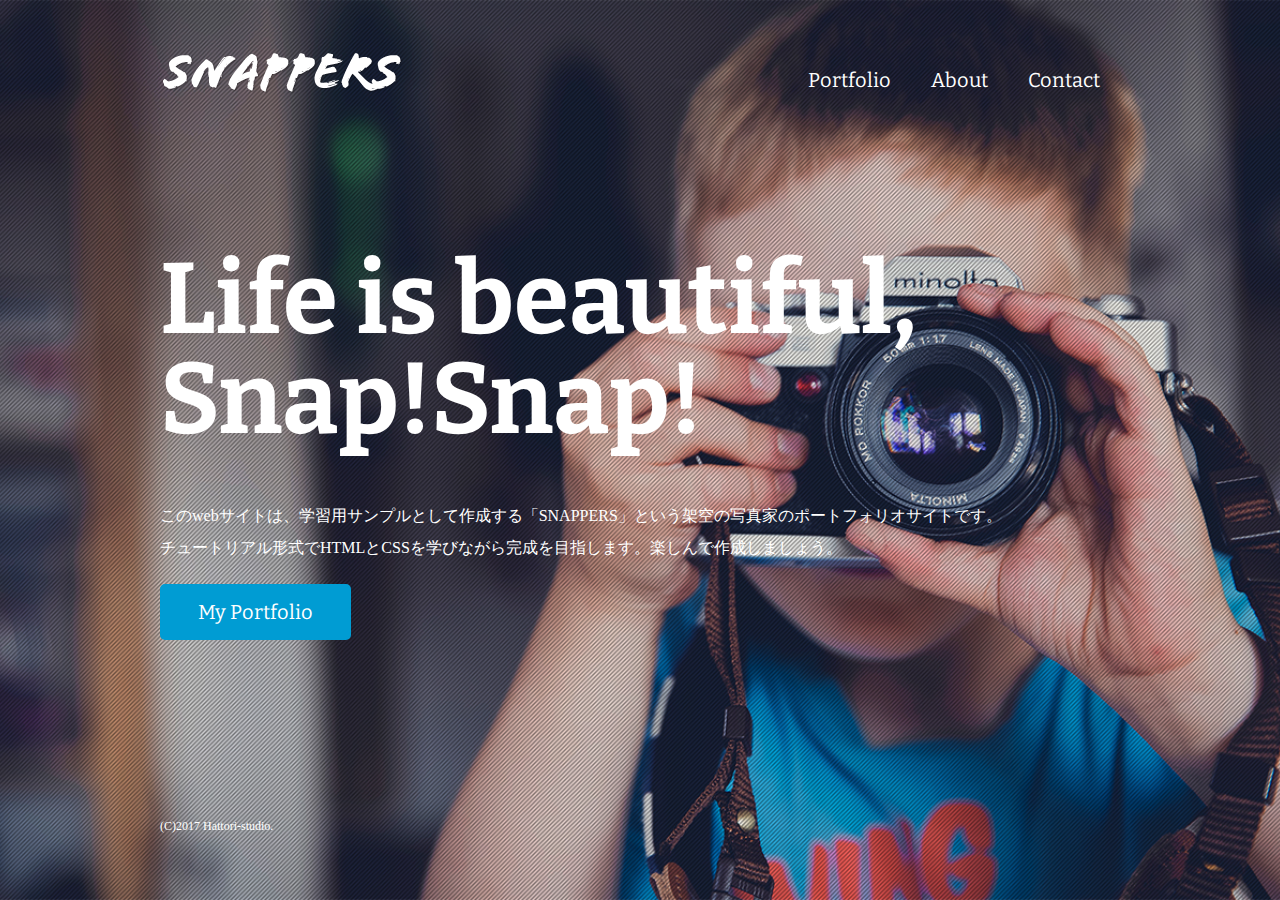
<file: index.html>
<!DOCTYPE html>
<html>
  <head>
    <meta charset="utf-8">
    <title>風景写真家「SNAPPERS」offical website</title>
    <link href="https://fonts.googleapis.com/css?family=Bitter:400,700&display=swap" rel="stylesheet">
    <link href="images/favicon.ico" rel="shortcut icon">
    <link href="css/style.css" rel="stylesheet" type="text/css">
  </head>
  <body id="index">

  	<!--headerはじまり-->
    <header>
      <div class="logo">
        <a href="index.html"><img src="images/logo.png" alt="SNAPPERS"></a>
      </div>
      <nav>
        <ul class="global-nav">
          <li><a href="portfolio.html">Portfolio</a></li>
          <li><a href="abaut.html">About</a></li>
          <li><a href="contact.html">Contact</a></li>
        </ul>
      </nav>
    </header>
    <!--header終わり-->

    <!--wrap始まり-->
    <div id="wrap">
      <div class="content">
          <h1>Life is beautiful, Snap!Snap!</h1>
          <p>このwebサイトは、学習用サンプルとして作成する「SNAPPERS」という架空の写真家のポートフォリオサイトです。<br>チュートリアル形式でHTMLとCSSを学びながら完成を目指します。楽しんで作成しましょう。</p>
          <p class="btn"><a href="portfolio.html">My Portfolio</a></p>
      </div>
    </div>
    <!--wrap終わり-->

    <!--footer始まり-->
    <footer>
      <small>(C)2017 Hattori-studio.</small>
    </footer>
    <!--footer終わり-->

  </body>
</html>
</file>
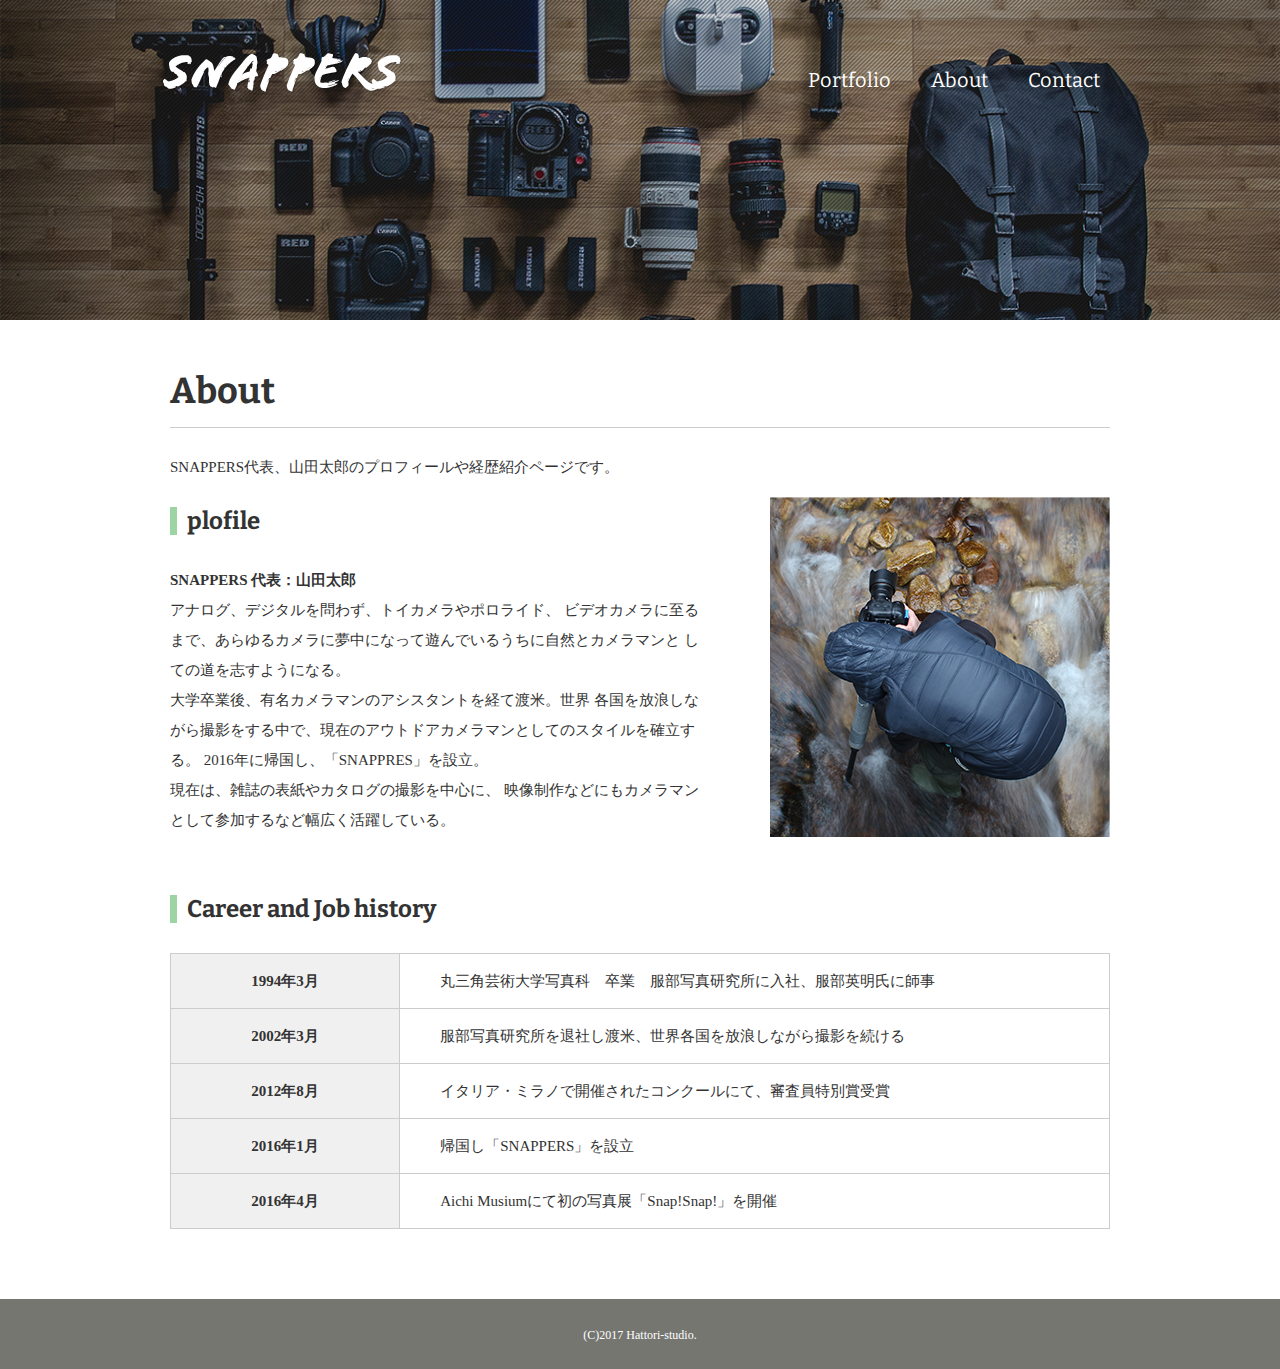
<file: about.html>
<!DOCTYPE html>
<html>
  <head>
    <meta charset="utf-8">
    <title>about | 風景写真家「SNAPPARS」</title>
    <link href="https://fonts.googleapis.com/css?family=Bitter:400,700&display=swap" rel="stylesheet">
    <link href="css/style.css" rel="stylesheet" type="text/css">
  </head>
  <body id="about">

  	<!--headerはじまり-->
    <header>
      <div class="logo">
        <a href="index.html"><img src="images/logo.png" alt="SNAPPERS"></a>
      </div>
      <nav>
        <ul class="global-nav">
          <li><a href="portfolio.html">Portfolio</a></li>
          <li><a href="abaut.html">About</a></li>
          <li><a href="contact.html">Contact</a></li>
        </ul>
      </nav>
    </header>
    <!--header終わり-->

    <!--wrap始まり-->
    <div id="wrap">
      <div class="content">
        <div class="main-center">
          <h1>About</h1>
          <p>SNAPPERS代表、山田太郎のプロフィールや経歴紹介ページです。</p>
          <section class="plofile clearfix">
            <div class="profile-txt">
              <h2 class="icon">plofile</h2>
              <p><span>SNAPPERS 代表：山田太郎</span><br>アナログ、デジタルを問わず、トイカメラやポロライド、
              ビデオカメラに至るまで、あらゆるカメラに夢中になって遊んでいるうちに自然とカメラマンと
              しての道を志すようになる。<br>大学卒業後、有名カメラマンのアシスタントを経て渡米。世界
              各国を放浪しながら撮影をする中で、現在のアウトドアカメラマンとしてのスタイルを確立する。
              2016年に帰国し、「SNAPPRES」を設立。<br>現在は、雑誌の表紙やカタログの撮影を中心に、
              映像制作などにもカメラマンとして参加するなど幅広く活躍している。</p>
            </div>
            <img src="images/about-profile.png" alt="profile-image" 
            class="profile-image">
          </section>
          <section class="career">
            <h2 class="icon">Career and Job history</h2>
            <table>
              <tr>
                <th>1994年3月</th>
                <td>丸三角芸術大学写真科　卒業　服部写真研究所に入社、服部英明氏に師事</td>
              </tr>
              <tr>
                <th>2002年3月</th>
                <td>服部写真研究所を退社し渡米、世界各国を放浪しながら撮影を続ける</td>
              </tr>
              <tr>
                <th>2012年8月</th>
                <td>イタリア・ミラノで開催されたコンクールにて、審査員特別賞受賞</td>
              </tr>
              <tr>
                <th>2016年1月</th>
                <td>帰国し「SNAPPERS」を設立</td>
              </tr>
              <tr>
                <th>2016年4月</th>
                <td>Aichi Musiumにて初の写真展「Snap!Snap!」を開催</td>
              </tr>
            </table>
          </section>
        </div>

      </div>
    </div>
    <!--wrap終わり-->

    <!--footer始まり-->
    <footer>
      <small>(C)2017 Hattori-studio.</small>
    </footer>
    <!--footer終わり-->

  </body>
</html>
</file>
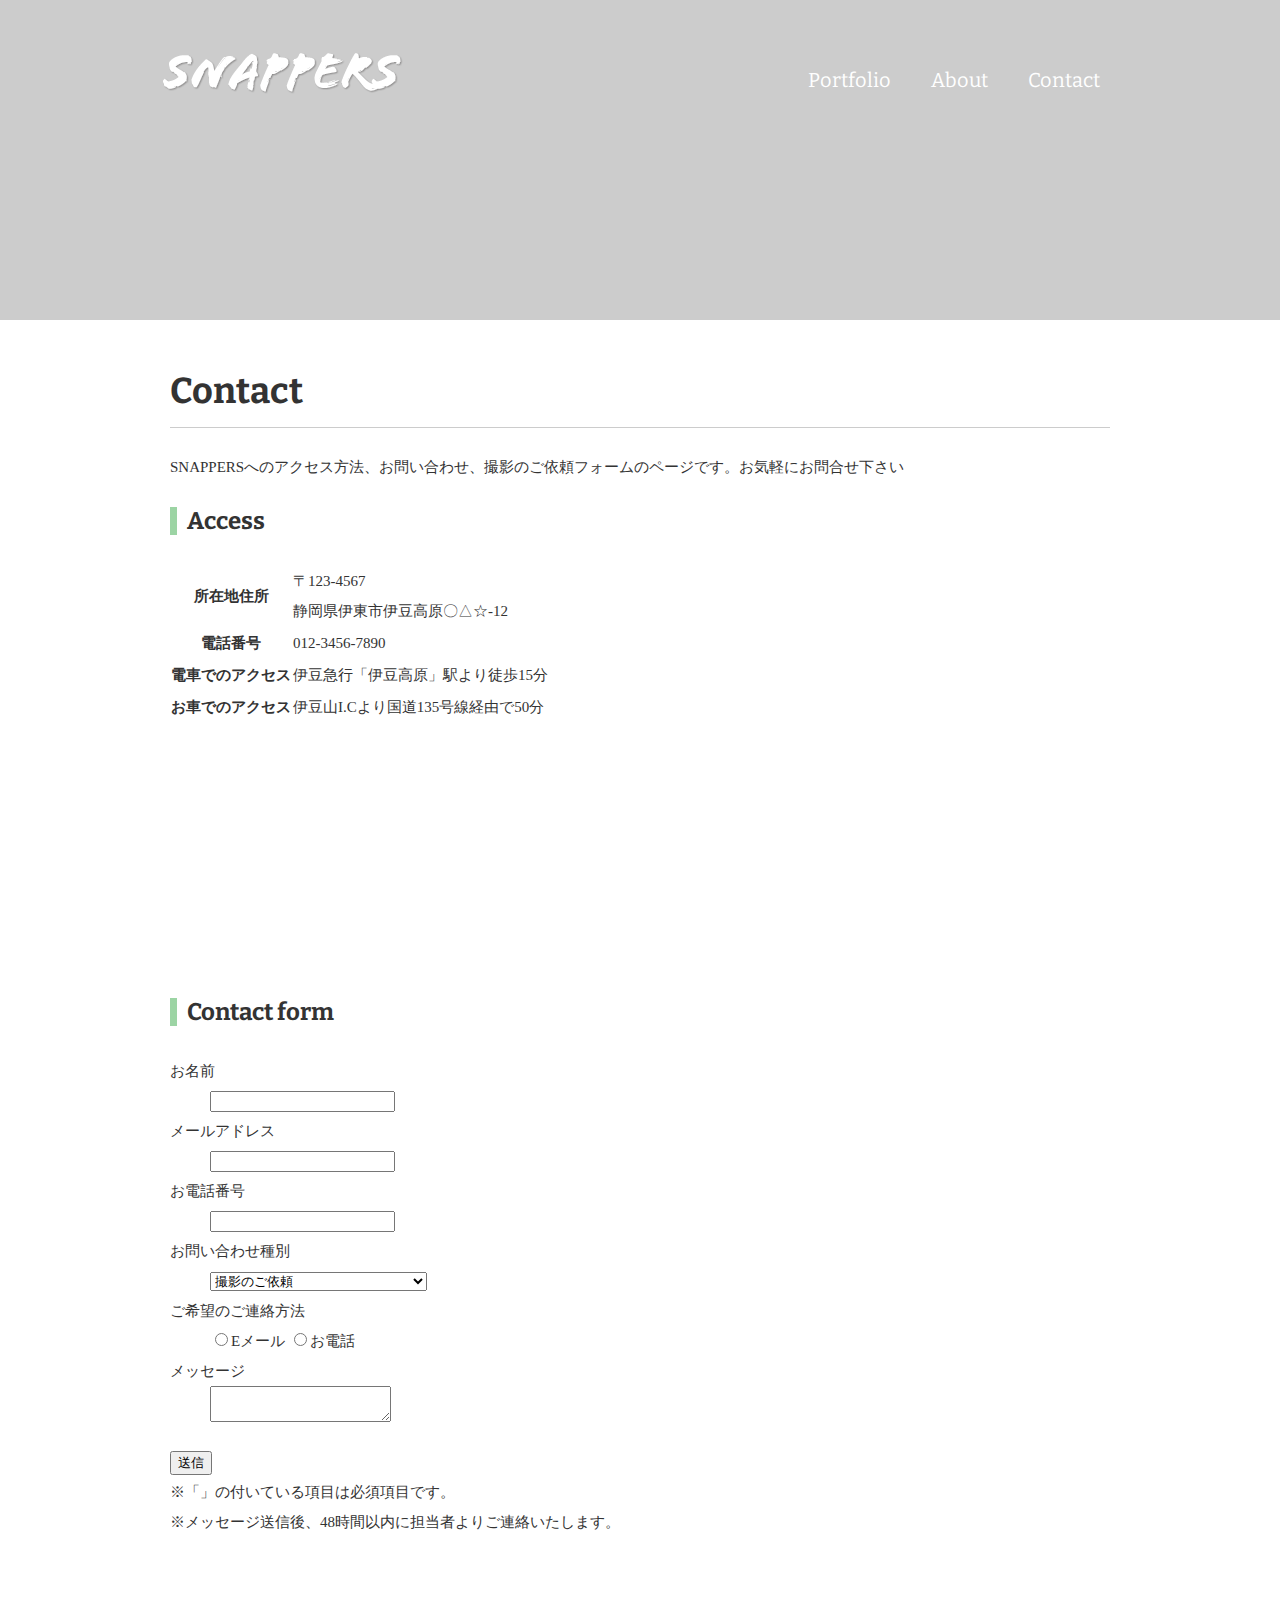
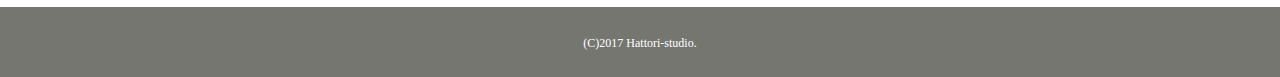
<file: contact.html>
<!DOCTYPE html>
<html>
  <head>
    <meta charset="utf-8">
    <title>Contact｜風景写真家「SNAPPERS」</title>
    <link href="https://fonts.googleapis.com/css?family=Bitter:400,700&display=swap" rel="stylesheet">
    <link href="css/style.css" rel="stylesheet" type="text/css">
  </head>
  <body id="contact">

  	<!--headerはじまり-->
    <header>
      <div class="logo">
        <a href="index.html"><img src="images/logo.png" alt="SNAPPERS"></a>
      </div>
      <nav>
        <ul class="global-nav">
          <li><a href="portfolio.html">Portfolio</a></li>
          <li><a href="abaut.html">About</a></li>
          <li><a href="contact.html">Contact</a></li>
        </ul>
      </nav>
    </header>
    <!--header終わり-->

    <!--wrap始まり-->
    <div id="wrap">
      <div class="content">
        <div class="main-center">
          <h1>Contact</h1>
          <p>SNAPPERSへのアクセス方法、お問い合わせ、撮影のご依頼フォームのページです。お気軽にお問合せ下さい</p>
          <section class="access clearfix">
            <h2 class="icon">Access</h2>
            <table>
              <tr>
                <th>所在地住所</th>
                <td>〒123-4567<br>静岡県伊東市伊豆高原〇△☆-12</td>
              </tr>
              <tr>
                <th>電話番号</th>
                <td>012-3456-7890</td>
              </tr>
              <tr>
                <th>電車でのアクセス</th>
                <td>伊豆急行「伊豆高原」駅より徒歩15分</td>
              </tr>
              <tr>
                <th>お車でのアクセス</th>
                <td>伊豆山I.Cより国道135号線経由で50分</td>
              </tr>
            </table>
            <iframe src="https://www.google.com/maps/embed?pb=!1m18!1m12!1m3!1d3273.142676864366!2d139.10615625104228!3d34.87776338029309!2m3!1f0!2f0!3f0!3m2!1i1024!2i768!4f13.1!3m3!1m2!1s0x6019dcd319ce2d9f%3A0xbc111be9ad0e0569!2z5LyK6LGG6auY5Y6f!5e0!3m2!1sja!2sjp!4v1568015747738!5m2!1sja!2sjp" width="460" height="220" frameborder="0" style="border:0;" allowfullscreen=""></iframe>
          </section>
          <section>
            <h2 class="icon">Contact form</h2>
            <div class="form">
              <form>
                <dl>
                  <dt><span class="required">お名前</span></dt>
                  <dd><input type="text" name="name" class="name" required></dd>
                  <dt><span class="required">メールアドレス</span></dt>
                  <dd><input type="email" name="email" class="email" required></dd>
                  <dt>お電話番号</dt>
                  <dd><input type="tel" name="tel" class="tel"></dd>
                  <dt>お問い合わせ種別</dt>
                  <dd>
                    <select name="type" class="type">
                      <option value="撮影のご依頼">撮影のご依頼</option>
                      <option value="講演・各種メディア出演のご依頼">講演・各種メディア出演のご依頼</option>
                      <option value="その他お問い合わせ">その他お問い合わせ</option>
                    </select>
                  </dd>
                  <dt>ご希望のご連絡方法</dt>
                  <dd>
                    <input type="radio" name="contact" value="Eメール">Eメール
                    <input type="radio" name="contact" value="お電話">お電話
                  </dd>
                  <dt>メッセージ</dt>
                  <dd><textarea name="massage" class="massege"></textarea></dd>
                </dl>
                <button type="submit" class="btn">送信</button>
              </form>
              <div class="attention">
                <p>※「<span class="required"></span>」の付いている項目は必須項目です。<br>※メッセージ送信後、48時間以内に担当者よりご連絡いたします。</p>
              </div>
            </div>
          </section>
        </div>
      </div>
    </div>
    <!--wrap終わり-->

    <!--footer始まり-->
    <footer>
      <small>(C)2017 Hattori-studio.</small>
    </footer>
    <!--footer終わり-->

  </body>
</html>
</file>
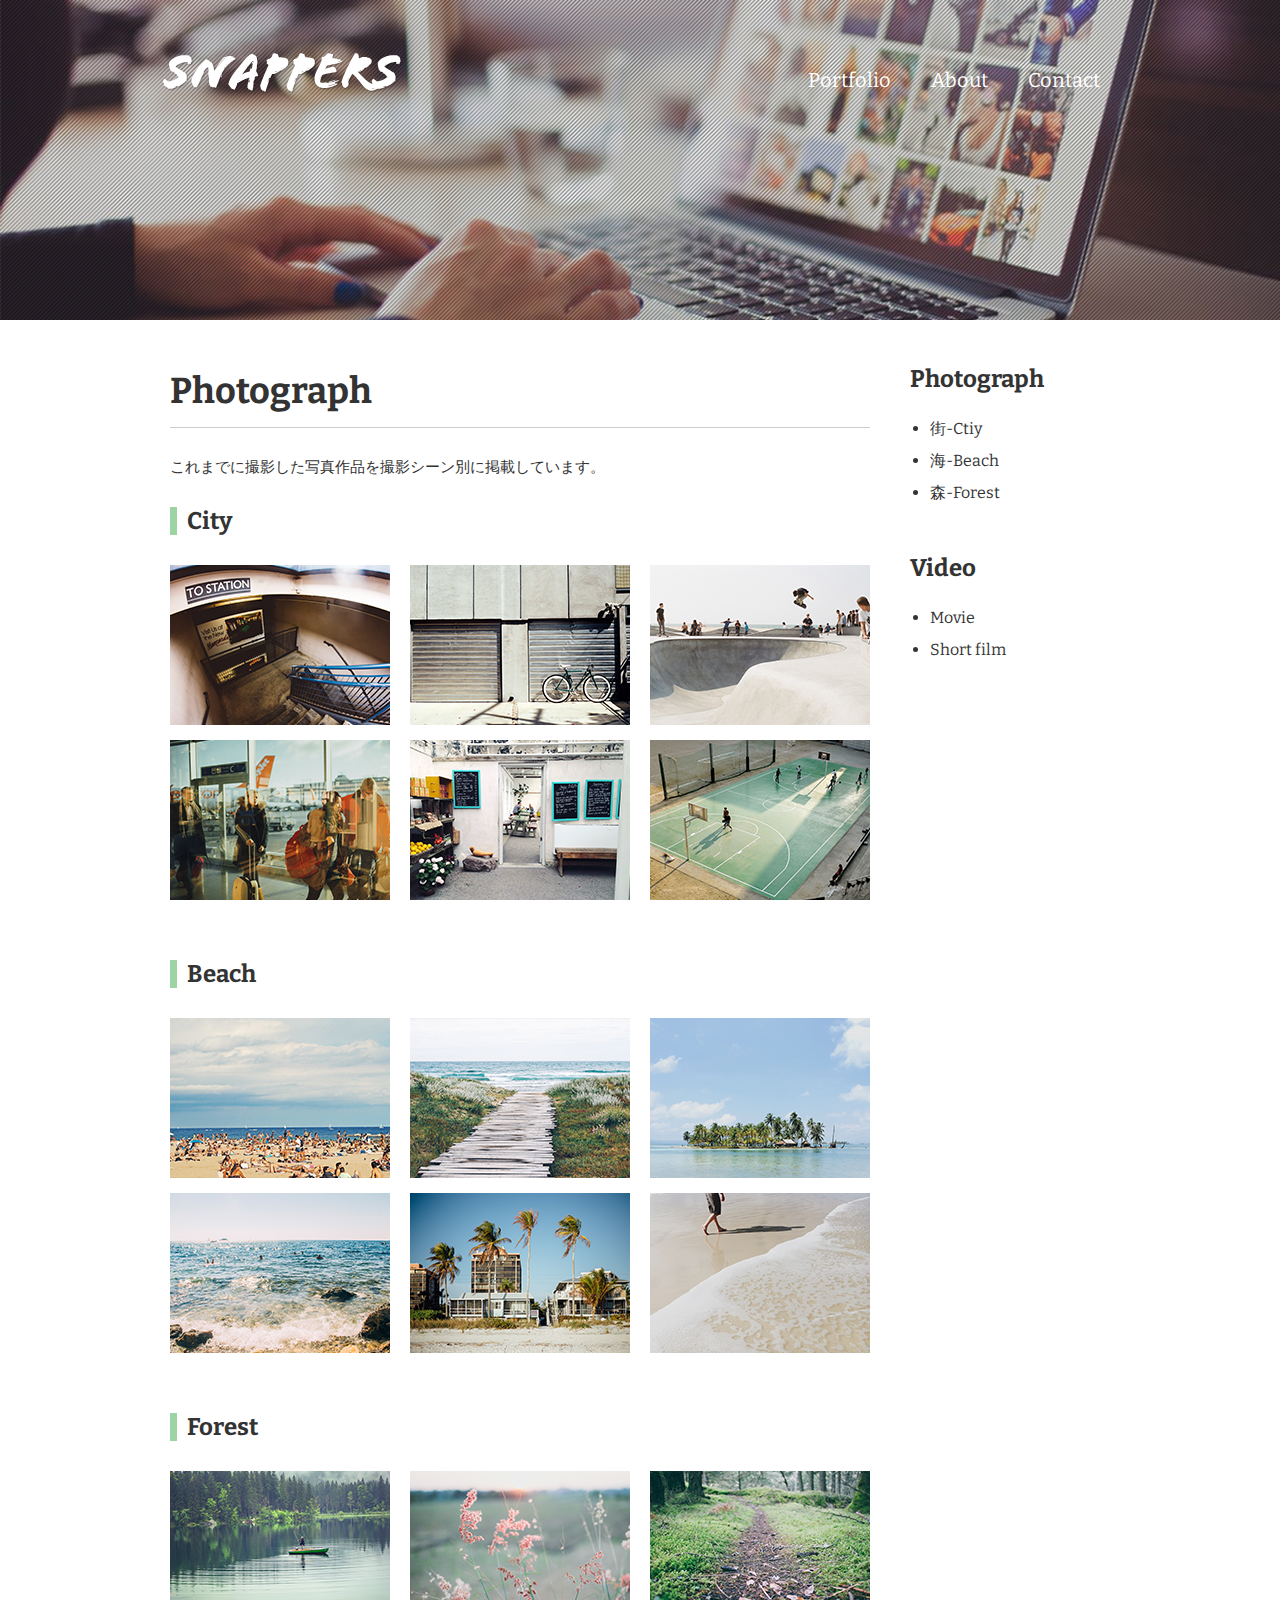
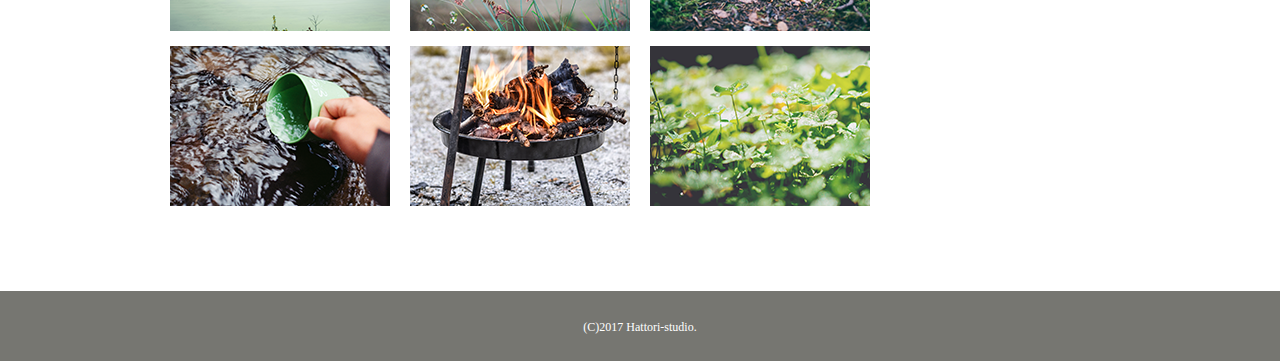
<file: photograph.html>
<!DOCTYPE html>
<html>
  <head>
    <meta charset="utf-8">
    <title>photograph | 風景写真家「SNAPPARS」</title>
    <link href="https://fonts.googleapis.com/css?family=Bitter:400,700&display=swap" rel="stylesheet">
    <link href="css/style.css" rel="stylesheet" type="text/css">
  </head>
  <body id="photograph">

  	<!--headerはじまり-->
    <header>
      <div class="logo">
        <a href="index.html"><img src="images/logo.png" alt="SNAPPERS"></a>
      </div>
      <nav>
        <ul class="global-nav">
          <li><a href="portfolio.html">Portfolio</a></li>
          <li><a href="abaut.html">About</a></li>
          <li><a href="contact.html">Contact</a></li>
        </ul>
      </nav>
    </header>
    <!--header終わり-->

    <!--wrap始まり-->
    <div id="wrap" class="clearfix">
      <div class="content">
        <div class="main">
            <h1>Photograph</h1>
            <p>これまでに撮影した写真作品を撮影シーン別に掲載しています。</p>
            <section id="city" class="clearfix">
              <h2 class="icon">City</h2>
              <ul class="photograph-list">
                <li><img src="images/photograph-city-01.png" alt="駅への階段"></li>
                <li><img src="images/photograph-city-02.png" alt="自転車とシャッター"></li>
                <li><img src="images/photograph-city-03.png" alt="スケートパーク"></li>
                <li><img src="images/photograph-city-04.png" alt="エアポート"></li>
                <li><img src="images/photograph-city-05.png" alt="雑貨を扱う店舗"></li>
                <li><img src="images/photograph-city-06.png" alt="ストリートバスケ"></li>
              </ul>
            </section>
            <section id="beach" class="clearfix">
              <h2 class="icon">Beach</h2>
              <ul class="photograph-list">
                <li><img src="images/photograph-beach-01.png" alt="海水浴場"></li>
                <li><img src="images/photograph-beach-02.png" alt="ビーチへ続く道"></li>
                <li><img src="images/photograph-beach-03.png" alt="離れ小島"></li>
                <li><img src="images/photograph-beach-04.png" alt="岩場と波"></li>
                <li><img src="images/photograph-beach-05.png" alt="ヤシの木"></li>
                <li><img src="images/photograph-beach-06.png" alt="波打ち際"></li>
              </ul>
            </section>
            <section id="forest" class="clearfix">
              <h2 class="icon">Forest</h2>
              <ul class="photograph-list">
                <li><img src="images/photograph-forest-01.png" alt="池と小舟"></li>
                <li><img src="images/photograph-forest-02.png" alt="可憐な花"></li>
                <li><img src="images/photograph-forest-03.png" alt="森の小径"></li>
                <li><img src="images/photograph-forest-04.png" alt="清流をカップで掬う"></li>
                <li><img src="images/photograph-forest-05.png" alt="焚き火台"></li>
                <li><img src="images/photograph-forest-06.png" alt="新芽と若葉"></li>
              </ul>
            </section>
        </div>
        <div class="sidebar">
            <section>
                <h2>Photograph</h2>
                <ul>
                  <li><a href="photograph.html#city">街-Ctiy</a></li>
                  <li><a href="photograph.html#beach">海-Beach</a></li>
                  <li><a href="photograph.html#forest">森-Forest</a></li>
                </ul>
              </section>
              <section>
                <h2>Video</h2>
                <ul>
                    <li><a href="video.html#movie">Movie</a></li>
                  <li><a href="video.html#short-film">Short film</a></li>
                </ul>
              </section>
        </div>

      </div>
    </div>
    <!--wrap終わり-->

    <!--footer始まり-->
    <footer>
      <small>(C)2017 Hattori-studio.</small>
    </footer>
    <!--footer終わり-->

  </body>
</html>
</file>
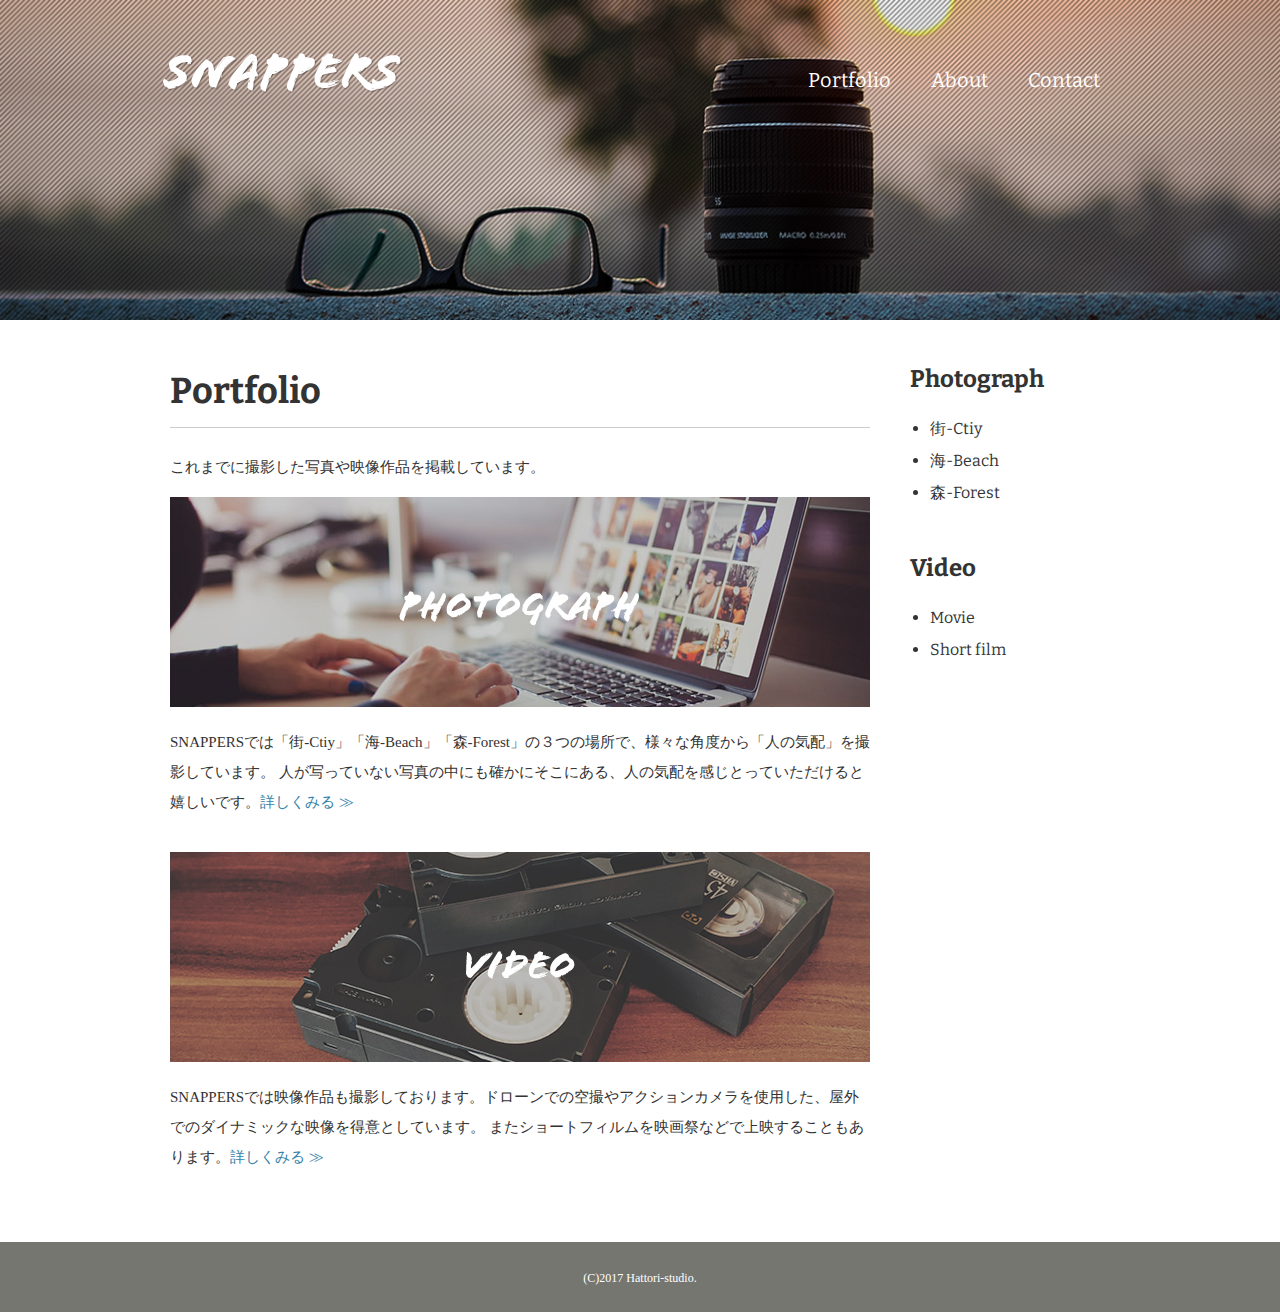
<file: portfolio.html>
<!DOCTYPE html>
<html>
  <head>
    <meta charset="utf-8">
    <title>portfolio | 風景写真家「SNAPPARS」</title>
    <link href="https://fonts.googleapis.com/css?family=Bitter:400,700&display=swap" rel="stylesheet">
    <link href="css/style.css" rel="stylesheet" type="text/css">
  </head>
  <body id="portfolio">

  	<!--headerはじまり-->
    <header>
      <div class="logo">
        <a href="index.html"><img src="images/logo.png" alt="SNAPPERS"></a>
      </div>
      <nav>
        <ul class="global-nav">
          <li><a href="portfolio.html">Portfolio</a></li>
          <li><a href="abaut.html">About</a></li>
          <li><a href="contact.html">Contact</a></li>
        </ul>
      </nav>
    </header>
    <!--header終わり-->

    <!--wrap始まり-->
    <div id="wrap" class="clearfix">
      <div class="content">
        <div class="main">
            <h1>Portfolio</h1>
            <p>これまでに撮影した写真や映像作品を掲載しています。</p>
            <section>
              <h2><a href="photograph.html"><img src="images/portfolio-photo.jpg" alt="VIDEO"></a></h2>
              <p>SNAPPERSでは「街-Ctiy」「海-Beach」「森-Forest」の３つの場所で、様々な角度から「人の気配」を撮影しています。
                人が写っていない写真の中にも確かにそこにある、人の気配を感じとっていただけると嬉しいです。<a href="photograph.html">詳しくみる ≫</a>
              </p>
            </section>
            <section>
              <h2><a href="video.html"><img src="images/portfolio-video.jpg" alt="PHOTOGRAPH"></a></h2>
              <p>SNAPPERSでは映像作品も撮影しております。ドローンでの空撮やアクションカメラを使用した、屋外でのダイナミックな映像を得意としています。
                またショートフィルムを映画祭などで上映することもあります。<a href="photograph.html">詳しくみる ≫</a>
              </p>
            </section>
        </div>
        <div class="sidebar">
          <section>
            <h2>Photograph</h2>
            <ul>
              <li><a href="photograph.html#city">街-Ctiy</a></li>
              <li><a href="photograph.html#beach">海-Beach</a></li>
              <li><a href="photograph.html#forest">森-Forest</a></li>
            </ul>
          </section>
          <section>
            <h2>Video</h2>
            <ul>
                <li><a href="video.html#movie">Movie</a></li>
              <li><a href="video.html#short-film">Short film</a></li>
            </ul>
          </section>
        </div>
      </div>
    </div>
    <!--wrap終わり-->

    <!--footer始まり-->
    <footer>
      <small>(C)2017 Hattori-studio.</small>
    </footer>
    <!--footer終わり-->

  </body>
</html>
</file>
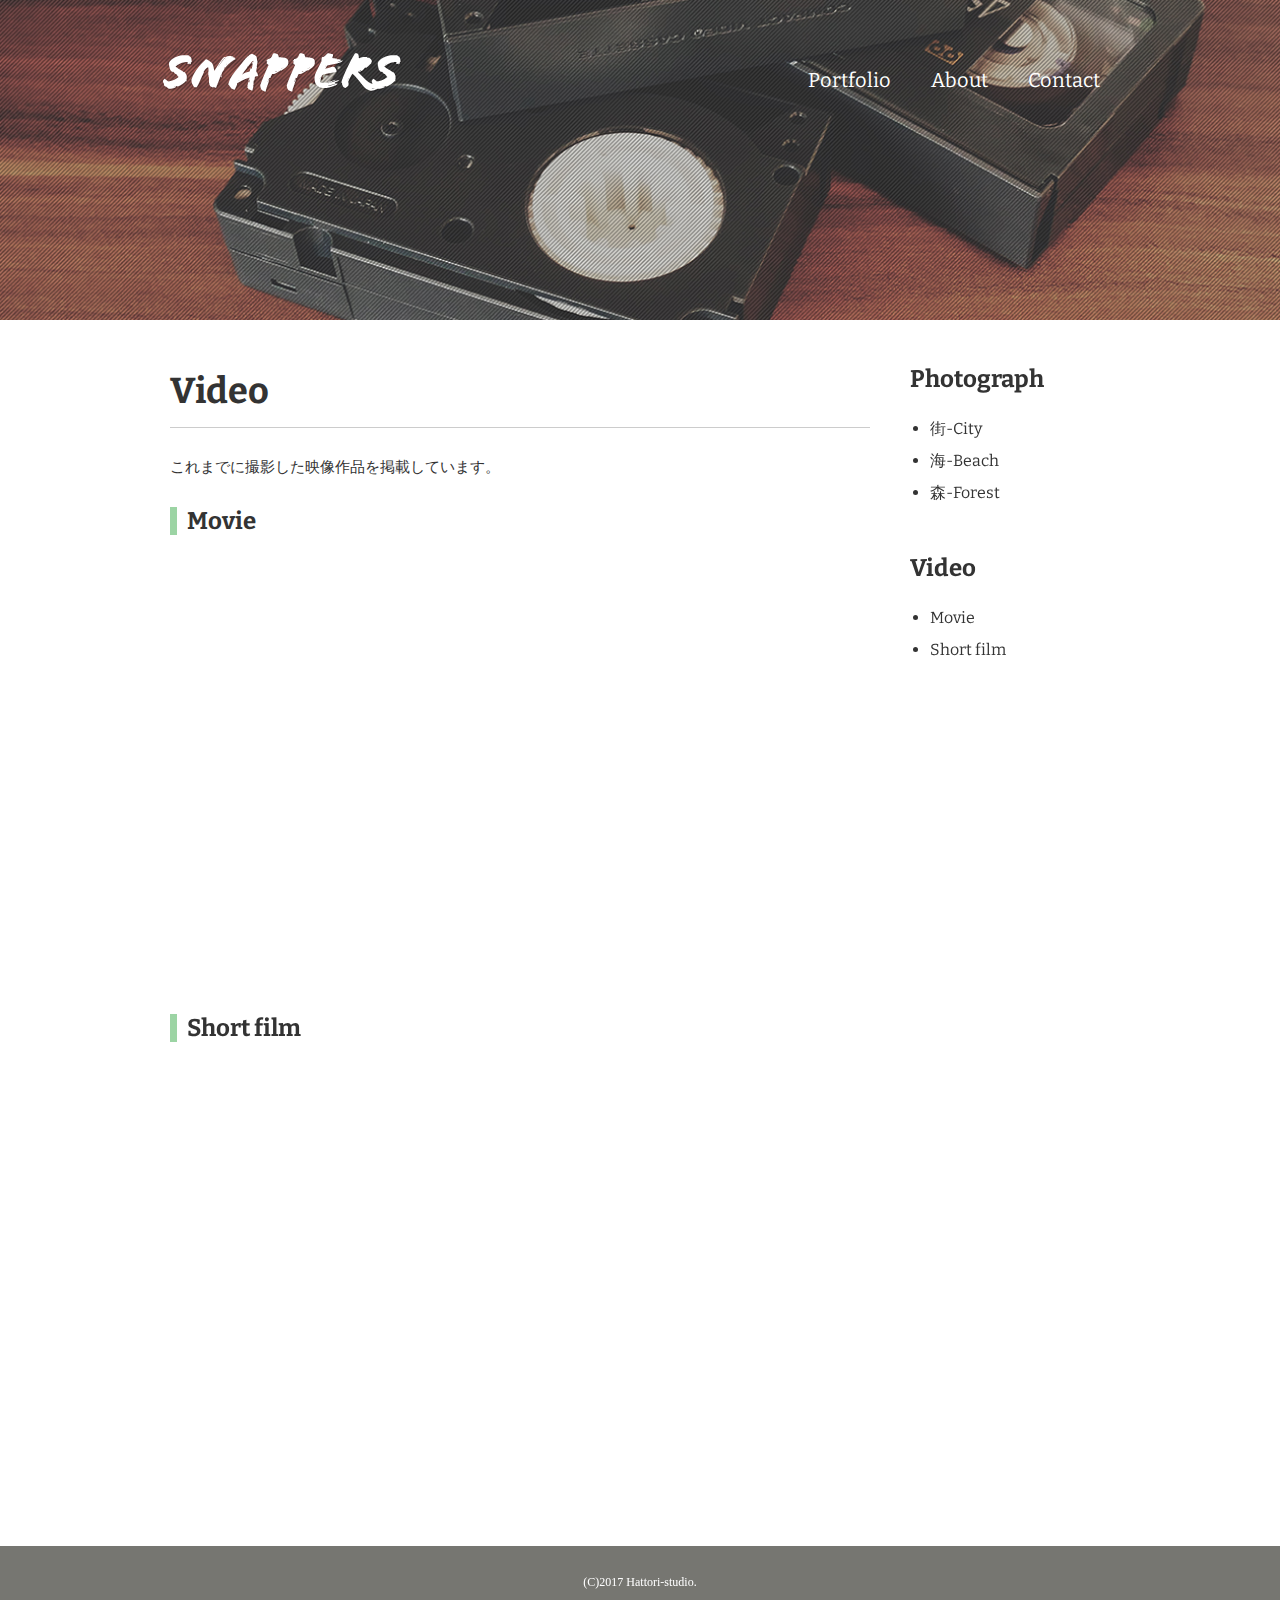
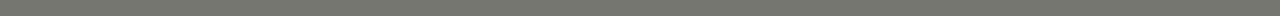
<file: video.html>
<!DOCTYPE html>
<html>
<head>
<meta charset="UTF-8">
<title>Video｜風景写真家「SNAPPERS」</title>
<link href="https://fonts.googleapis.com/css?family=Bitter:400,700" rel="stylesheet">
<link href="css/style.css" rel="stylesheet">
</head>
<body id="video">
  
  <!-- header始まり -->
  <header>
    <div class="logo">
      <a href="index.html"><img src="images/logo.png" alt="SNAPPERS"></a>
    </div>
    <nav>
      <ul class="global-nav">
        <li><a href="portfolio.html">Portfolio</a></li>
        <li><a href="about.html">About</a></li>
        <li><a href="contact.html">Contact</a></li>
      </ul>
    </nav>
  </header>
  <!-- header終わり -->
  
  <!-- wrap始まり -->
  <div id="wrap" class="clearfix">
    <div class="content">
      <div class="main">
        <h1>Video</h1>
        <p>これまでに撮影した映像作品を掲載しています。</p>
        <section id="movie">
          <h2 class="icon">Movie</h2>
          <iframe width="700" height="394" src="https://www.youtube.com/embed/DgNOX9lfck8" frameborder="0" allow="accelerometer; autoplay; encrypted-media; gyroscope; picture-in-picture" allowfullscreen></iframe>
        </section>
				<section id="short-film">
          <h2 class="icon">Short film</h2> 
          <iframe width="700" height="394" src="https://www.youtube.com/embed/NSojQoROjHk" frameborder="0" allow="accelerometer; autoplay; encrypted-media; gyroscope; picture-in-picture" allowfullscreen></iframe>
        </section>
      </div>
      <aside class="sidebar">
        <section>
          <h2>Photograph</h2>
          <ul>
            <li><a href="photograph.html#city">街-City</a></li>
            <li><a href="photograph.html#beach">海-Beach</a></li>
            <li><a href="photograph.html#forest">森-Forest</a></li>
          </ul>
        </section>
        <section>
          <h2>Video</h2>
          <ul>
            <li><a href="video.html#movie">Movie</a></li>
            <li><a href="video.html#short">Short film</a></li>
          </ul>
        </section>
      </aside>
    </div>
  </div>
  <!-- wrap終わり -->
  
  <!-- footer始まり -->
  <footer>
    <small>(C)2017 Hattori-studio.</small>
  </footer>
  <!-- footer終わり -->
  
</body>
</html>
</file>
<file: css/style.css>
body {
  margin: 0;
  padding: 0;
  background-color: #cccccc;
  color: #333333;
  font-size: 15px;
  line-height: 2;
}

p,h1,h2,h3,h4,h5,h6 {
  margin-top: 0;
}

img {
  vertical-align: bottom;
}

ul {
	margin: 0;
	padding: 0;
}

a {
	color: #3583aa;
	text-decoration: none;
}

a:visited {
	color: #788d98;
}

a:hover {
	text-decoration: underline;
}

header {
  width: 960px;
  height: 100px;
  margin: 0 auto
}

.logo {
  float: left;
  margin-top: 50px;
}

.global-nav {
  float: right;
  margin-top: 60px;
}

.global-nav li {
  float: left;
  margin: 0 20px;
  font-size: 20px;
  list-style: none;
  font-family: 'Bitter', serif;
}

.global-nav li a {
  color: #ffffff
}

.global-nav li a:hover {
  border-bottom: 2px solid #ffffff;
  padding-bottom: 3px;
  text-decoration: none;
}

#wrap {
  clear: both;
  background-color: #ffffff;
  margin-top: 220px;
  padding: 35px 0;
}

.content {
  width: 960px;
  margin: 0 auto;
}

footer {
  text-align: center;
  color: #ffffff;
  padding: 20px 0;
  background-color: #767671;
}

footer small {
  font-size: 12px;
}

#index h1 {
  font-size: 100px;
  line-height: 1;
  color: #ffffff;
  font-family: 'Bitter', serif;
  margin-bottom: 50px;
  border: none;
}

#index .content {
  margin-top: 150px;
}

#index p {
  font-size: 16px;
  color: #ffffff
}

.btn a {
  background-color: #009cd3;
  color: #ffffff;
  font-size: 20px;
  font-family: 'Bitter', serif;
  width: 185px;
  display: block;
  text-align: center;
  line-height: 50px;
  margin-top: 20px;
  border-radius: 5px;
  border: 3px solid #009cd3
}

.btn a:hover {
  text-decoration: none;
  background-color: #ffffff;
  color: #009cd3
}

#index footer {
  width: 960px;
  margin: 150px auto 0 auto;
  text-align: left;
  background-color: transparent;
}

#index {
  background-image: url(../images/bg-index.jpg);
  background-repeat: no-repeat;
  background-position: center center;
  background-attachment: fixed;
  background-size: cover;
}

#about {
  background-image: url(../images/bg-about.jpg);
  background-repeat: no-repeat;
  background-position: center top;
  background-attachment: fixed;
  background-size: 100% auto;
}

.main-center {
  width: 940px;
  margin: 0 auto;
}

h1 {
  font-family: 'Bitter', serif;
  font-size: 36px;
  border-bottom: 1px solid #cccccc;
}

h2 {
  font-family: 'Bitter', serif;
  font-size: 24px;
}

.icon::before {
  content: "";
  padding-right: 10px;
  border-left: 7px solid #9cd4a4;
}

#about .profile-txt {
  width: 540px;
  float: left;
}

#about .profile-txt span {
  font-weight: bold;
}

#about .profile-image {
  float: right;
}

.clearfix:after {
  content: "";
  display: block;
  clear: both;
}

section {
  margin-bottom: 35px;
}

#about .career th {
  width: 240px;
  background-color: #f0f0f0;
  padding: 12px 0;
  border: 1px solid #cccccc;
}
#about .career td {
  width: 660px;
  padding: 12px 40px;
  border: 1px solid #cccccc;  
}

table {
  border-spacing: 0;
  border-collapse: collapse;
}

#index #wrap {
  background-color: transparent;
  margin-top: 0;
  padding: 0;
}

#portfolio {
  background-image: url(../images/bg-portfolio.jpg);
  background-repeat: no-repeat;
  background-position: center top;
  background-attachment: fixed;
  background-size: 100% auto;
}

.main {
  width: 700px;
  margin: 0 10px;
  float: left;
}

.sidebar {
  width: 200px;
  margin: 0 10px 0 30px;
  float: right;
  font-family: 'Bitter', serif;
}

a img:hover {
  opacity: 0.8;
}

.sidebar h2 {
  margin-bottom: 10px;
}

.sidebar ul {
  font-size: 16px;
  margin-left: 20px;
}

.sidebar ul a {
  color: #333333;
}

#photograph {
  background-image: url(../images/bg-photograph.jpg);
  background-repeat: no-repeat;
  background-position: center top;
  background-attachment: fixed;
  background-size: 100% auto;
  }

#photograph .photograph-list li {
  float: left;
  list-style: none;
  margin: 0 20px 15px 0;
  }

#photograph .photograph-list li:nth-child(3n) {
  margin-right: 0;
}

#video {
  background-image: url(../images/bg-video.jpg);
  background-repeat: no-repeat;
  background-position: center top;
  background-attachment: fixed;
  background-size: 100% auto;
}
</file>
